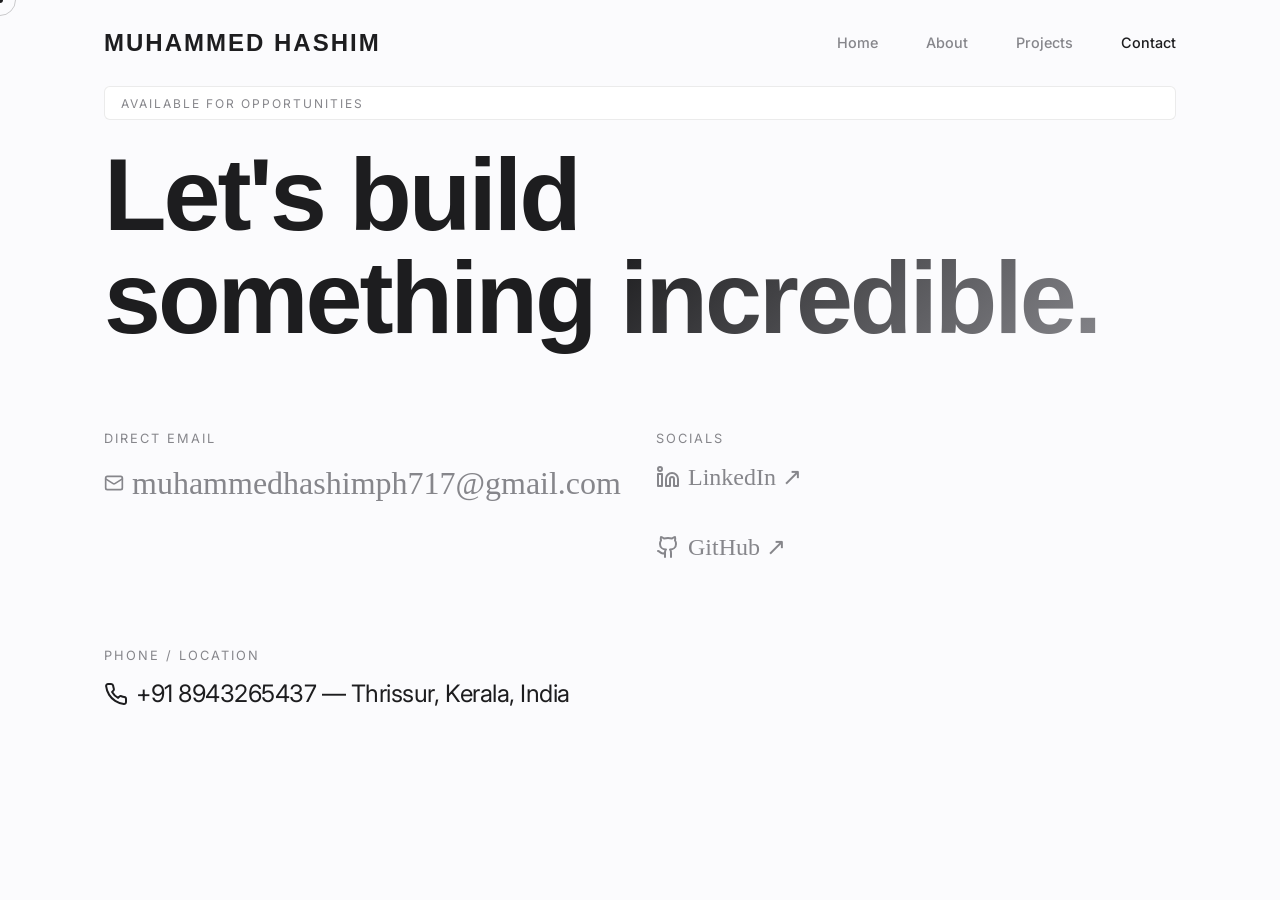
<file: contact.html>
<!DOCTYPE html>
<html lang="en">
<head>
    <meta charset="UTF-8">
    <meta name="viewport" content="width=device-width, initial-scale=1.0">
    <title>Contact - MUHAMMED HASHIM P H</title>
    <link rel="stylesheet" href="style.css">
</head>
<body>
    <!-- Background Effects -->
    <div class="bg-mesh"></div>
    <div class="noise-overlay"></div>
    
    <!-- Custom Cursor -->
    <div class="cursor-dot"></div>
    <div class="cursor-outline"></div>

    <div class="container">
        <header>
            <a href="index.html" class="logo">Muhammed Hashim </a>
            <nav>
                <ul>
                    <li><a href="index.html">Home</a></li>
                    <li><a href="about.html">About</a></li>
                    <li><a href="projects.html">Projects</a></li>
                    <li><a href="contact.html" class="active">Contact</a></li>
                </ul>
            </nav>
            <button class="mobile-menu-toggle" aria-label="Toggle Menu">
                <span class="bar"></span>
                <span class="bar"></span>
                <span class="bar"></span>
            </button>
        </header>

        <main style="min-height: 70vh; display: flex; flex-direction: column; justify-content: center;">
            <p class="pill reveal-text">Available for opportunities</p>
            <h1 class="title-massive reveal-text">Let's build<br>something <span class="gradient-accent">incredible.</span></h1>
            
            <div class="bento-grid reveal-text" style="gap: 2rem; margin-top: 4rem;">
                <div class="col-6">
                    <p style="color:var(--text-dim); margin-bottom: 0.5rem; text-transform:uppercase; letter-spacing:2px; font-size:0.8rem;">Direct Email</p>
                    <a href="mailto:muhammedhashimph717@gmail.com" class="magnetic-link" style="display: inline-flex; align-items: center; gap: 0.5rem;">
                        <svg xmlns="http://www.w3.org/2000/svg" width="20" height="20" viewBox="0 0 24 24" fill="none" stroke="currentColor" stroke-width="2" stroke-linecap="round" stroke-linejoin="round"><rect width="20" height="16" x="2" y="4" rx="2"/><path d="m22 7-8.97 5.7a1.94 1.94 0 0 1-2.06 0L2 7"/></svg>
                        muhammedhashimph717@gmail.com
                    </a>
                </div>
                
                <div class="col-6">
                    <p style="color:var(--text-dim); margin-bottom: 0.5rem; text-transform:uppercase; letter-spacing:2px; font-size:0.8rem;">Socials</p>
                    <div style="display:flex; flex-direction:column; gap:1rem;">
                        <a href="https://linkedin.com/in/hashimhamsa" target="_blank" class="magnetic-link" style="font-size: 1.5rem; display: inline-flex; align-items: center; gap: 0.5rem;">
                            <svg xmlns="http://www.w3.org/2000/svg" width="24" height="24" viewBox="0 0 24 24" fill="none" stroke="currentColor" stroke-width="2" stroke-linecap="round" stroke-linejoin="round"><path d="M16 8a6 6 0 0 1 6 6v7h-4v-7a2 2 0 0 0-2-2 2 2 0 0 0-2 2v7h-4v-7a6 6 0 0 1 6-6z"/><rect width="4" height="12" x="2" y="9"/><circle cx="4" cy="4" r="2"/></svg>
                            LinkedIn ↗
                        </a>
                        <a href="https://github.com/Hashim-ph" target="_blank" class="magnetic-link" style="font-size: 1.5rem; display: inline-flex; align-items: center; gap: 0.5rem;">
                            <svg xmlns="http://www.w3.org/2000/svg" width="24" height="24" viewBox="0 0 24 24" fill="none" stroke="currentColor" stroke-width="2" stroke-linecap="round" stroke-linejoin="round"><path d="M15 22v-4a4.8 4.8 0 0 0-1-3.5c3 0 6-2 6-5.5.08-1.25-.27-2.48-1-3.5.28-1.15.28-2.35 0-3.5 0 0-1 0-3 1.5-2.64-.5-5.36-.5-8 0C6 2 5 2 5 2c-.3 1.15-.3 2.35 0 3.5A5.403 5.403 0 0 0 4 9c0 3.5 3 5.5 6 5.5-.39.49-.68 1.05-.85 1.65-.17.6-.22 1.23-.15 1.85v4"/><path d="M9 18c-4.51 2-5-2-7-2"/></svg>
                            GitHub ↗
                        </a>
                    </div>
                </div>

                <div class="col-12" style="margin-top: 2rem;">
                    <p style="color:var(--text-dim); margin-bottom: 0.5rem; text-transform:uppercase; letter-spacing:2px; font-size:0.8rem;">Phone / Location</p>
                    <h3 style="font-size: 1.5rem; font-family:'Inter'; font-weight:400; color:var(--text-main); display: flex; align-items: center; gap: 0.5rem;">
                        <svg xmlns="http://www.w3.org/2000/svg" width="24" height="24" viewBox="0 0 24 24" fill="none" stroke="currentColor" stroke-width="2" stroke-linecap="round" stroke-linejoin="round"><path d="M22 16.92v3a2 2 0 0 1-2.18 2 19.79 19.79 0 0 1-8.63-3.07 19.5 19.5 0 0 1-6-6 19.79 19.79 0 0 1-3.07-8.67A2 2 0 0 1 4.11 2h3a2 2 0 0 1 2 1.72 12.84 12.84 0 0 0 .7 2.81 2 2 0 0 1-.45 2.11L8.09 9.91a16 16 0 0 0 6 6l1.27-1.27a2 2 0 0 1 2.11-.45 12.84 12.84 0 0 0 2.81.7A2 2 0 0 1 22 16.92z"/></svg>
                        +91 8943265437 — Thrissur, Kerala, India
                    </h3>
                </div>
            </div>
        </main>
    </div>

    <script src="script.js"></script>
</body>
</html>
</file>
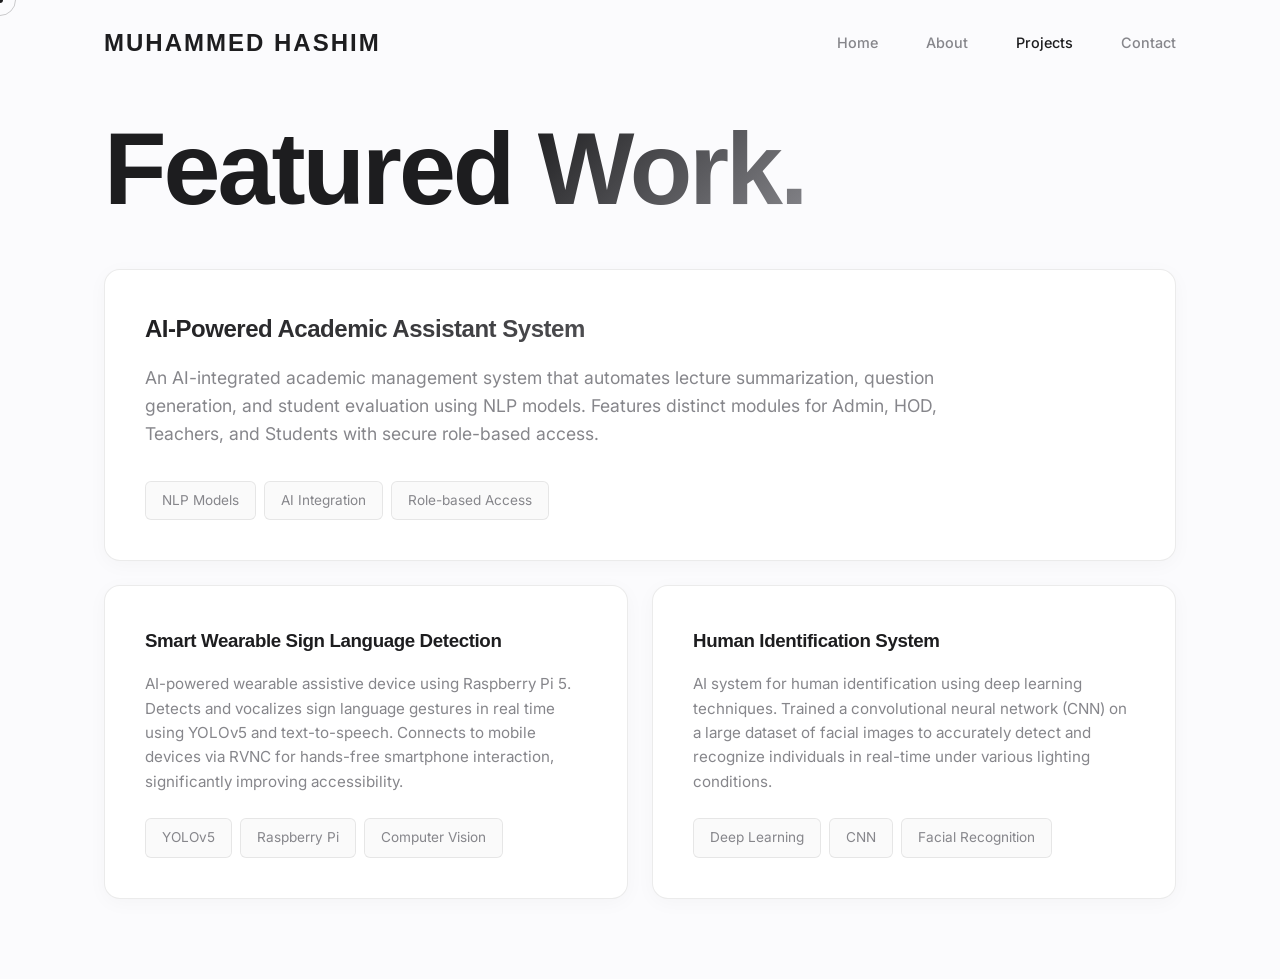
<file: projects.html>
<!DOCTYPE html>
<html lang="en">
<head>
    <meta charset="UTF-8">
    <meta name="viewport" content="width=device-width, initial-scale=1.0">
    <title>Projects - MUHAMMED HASHIM P H</title>
    <link rel="stylesheet" href="style.css">
</head>
<body>
    <!-- Background Effects -->
    <div class="bg-mesh"></div>
    <div class="noise-overlay"></div>
    
    <!-- Custom Cursor -->
    <div class="cursor-dot"></div>
    <div class="cursor-outline"></div>

    <div class="container">
        <header>
            <a href="index.html" class="logo">Muhammed Hashim </a>
            <nav>
                <ul>
                    <li><a href="index.html">Home</a></li>
                    <li><a href="about.html">About</a></li>
                    <li><a href="projects.html" class="active">Projects</a></li>
                    <li><a href="contact.html">Contact</a></li>
                </ul>
            </nav>
            <button class="mobile-menu-toggle" aria-label="Toggle Menu">
                <span class="bar"></span>
                <span class="bar"></span>
                <span class="bar"></span>
            </button>
        </header>

        <main>
            <h1 class="title-massive reveal-text" style="margin-top: 2rem;">Featured <span class="gradient-accent">Work.</span></h1>
            
            <div class="bento-grid">
                <!-- Academic Assistant -->
                <div class="bento-item col-12">
                    <h2 class="gradient-accent">AI-Powered Academic Assistant System</h2>
                    <p style="color:var(--text-dim); margin:1rem 0; font-size:1.1rem; max-width: 800px;">
                        An AI-integrated academic management system that automates lecture summarization, question generation, and student evaluation using NLP models. Features distinct modules for Admin, HOD, Teachers, and Students with secure role-based access.
                    </p>
                    <div class="skill-box" style="margin-top: 2rem;">
                        <span class="skill-item">NLP Models</span>
                        <span class="skill-item">AI Integration</span>
                        <span class="skill-item">Role-based Access</span>
                    </div>
                </div>

                <!-- Sign Language -->
                <div class="bento-item col-6">
                    <h3>Smart Wearable Sign Language Detection</h3>
                    <p style="color:var(--text-dim); margin-top:1rem; font-size:0.95rem;">
                        AI-powered wearable assistive device using Raspberry Pi 5. Detects and vocalizes sign language gestures in real time using YOLOv5 and text-to-speech. Connects to mobile devices via RVNC for hands-free smartphone interaction, significantly improving accessibility.
                    </p>
                    <div class="skill-box" style="margin-top: 1.5rem;">
                        <span class="skill-item">YOLOv5</span>
                        <span class="skill-item">Raspberry Pi</span>
                        <span class="skill-item">Computer Vision</span>
                    </div>
                </div>

                <!-- Human ID System -->
                <div class="bento-item col-6">
                    <h3>Human Identification System</h3>
                    <p style="color:var(--text-dim); margin-top:1rem; font-size:0.95rem;">
                        AI system for human identification using deep learning techniques. Trained a convolutional neural network (CNN) on a large dataset of facial images to accurately detect and recognize individuals in real-time under various lighting conditions.
                    </p>
                    <div class="skill-box" style="margin-top: 1.5rem;">
                        <span class="skill-item">Deep Learning</span>
                        <span class="skill-item">CNN</span>
                        <span class="skill-item">Facial Recognition</span>
                    </div>
                </div>
            </div>
        </main>
    </div>

    <script src="script.js"></script>
</body>
</html>
</file>
<file: style.css>
@import url('https://fonts.googleapis.com/css2?family=Clash+Display:wght@400;600;700&family=Inter:wght@300;400;500;600&display=swap');

:root {
  --bg-dark: #fbfbfd;
  --bg-card: #ffffff;
  --accent-primary: #1d1d1f;
  --accent-secondary: #86868b;
  --accent-glow: rgba(0, 0, 0, 0.05);
  --text-main: #1d1d1f;
  --text-dim: #86868b;
  --glass-border: rgba(0, 0, 0, 0.08);
  --glass-border-hover: rgba(0, 0, 0, 0.2);
}

* {
  margin: 0;
  padding: 0;
  box-sizing: border-box;
}

body, html {
  background-color: var(--bg-dark);
  color: var(--text-main);
  font-family: 'Inter', sans-serif;
  line-height: 1.6;
  overflow-x: hidden;
  min-height: 100vh;
  cursor: none;
  scroll-behavior: smooth;
  scroll-padding-top: 80px;
}

/* Custom Cursor */
.cursor-dot, .cursor-outline {
  position: fixed;
  top: 0;
  left: 0;
  transform: translate(-50%, -50%);
  border-radius: 50%;
  pointer-events: none;
  z-index: 9999;
}
.cursor-dot {
  width: 6px;
  height: 6px;
  background-color: var(--text-main);
}
.cursor-outline {
  width: 32px;
  height: 32px;
  border: 1px solid rgba(0,0,0,0.2);
  transition: width 0.2s, height 0.2s, background-color 0.2s;
}
.cursor-hover .cursor-outline {
  width: 50px;
  height: 50px;
  background-color: rgba(0,0,0,0.06);
  border-color: transparent;
}

/* Background Effects - Pure light pristine grain */
.bg-mesh {
  position: fixed;
  top: 0;
  left: 0;
  width: 100vw;
  height: 100vh;
  z-index: -2;
  background: radial-gradient(circle at 80% -20%, rgba(0, 0, 0, 0.03), transparent 50%);
}
.noise-overlay {
  position: fixed;
  top: 0; left: 0; right: 0; bottom: 0;
  z-index: -1;
  opacity: 0.05;
  pointer-events: none;
  background-image: url('data:image/svg+xml,%3Csvg viewBox="0 0 200 200" xmlns="http://www.w3.org/2000/svg"%3E%3Cfilter id="noiseFilter"%3E%3CfeTurbulence type="fractalNoise" baseFrequency="0.9" numOctaves="3" stitchTiles="stitch"/%3E%3C/filter%3E%3Crect width="100%25" height="100%25" filter="url(%23noiseFilter)"/%3E%3C/svg%3E');
}

/* Typography */
h1, h2, h3, h4, .logo {
  font-family: 'Clash Display', sans-serif;
  letter-spacing: -0.02em;
}

.title-massive {
  font-size: clamp(3rem, 8vw, 6.5rem);
  font-weight: 700;
  line-height: 1;
  letter-spacing: -3px;
  margin-bottom: 1rem;
}

.gradient-text, .gradient-accent {
  background: linear-gradient(135deg, #1d1d1f 0%, #86868b 100%);
  -webkit-background-clip: text;
  background-clip: text;
  color: transparent;
}

/* Layout */
.container {
  max-width: 1200px;
  margin: 0 auto;
  padding: 0 5%;
}

.header-wrapper {
  position: sticky;
  top: 0;
  z-index: 1000;
  background: rgba(251, 251, 253, 0.85);
  backdrop-filter: blur(12px);
  -webkit-backdrop-filter: blur(12px);
  border-bottom: 1px solid var(--glass-border);
}

header {
  padding: 1.5rem 0;
  display: flex;
  justify-content: space-between;
  align-items: center;
}

.logo {
  font-size: 1.5rem;
  font-weight: 700;
  color: var(--text-main);
  text-decoration: none;
  text-transform: uppercase;
  letter-spacing: 2px;
}

nav ul {
  display: flex;
  gap: 3rem;
  list-style: none;
}

nav a {
  text-decoration: none;
  color: var(--text-dim);
  font-size: 0.9rem;
  font-weight: 500;
  transition: color 0.3s ease;
  position: relative;
}

nav a:hover, nav a.active {
  color: var(--text-main);
}

/* Bento Box General - Soft Corporate Light */
.bento-grid {
  display: grid;
  grid-template-columns: repeat(12, 1fr);
  gap: 1.5rem;
  margin-top: 3rem;
  margin-bottom: 5rem;
}

.bento-item {
  background: var(--bg-card);
  border: 1px solid var(--glass-border);
  border-radius: 16px;
  padding: 2.5rem;
  position: relative;
  overflow: hidden;
  transition: transform 0.4s cubic-bezier(0.175, 0.885, 0.32, 1.275), box-shadow 0.4s;
  box-shadow: 0 4px 20px rgba(0, 0, 0, 0.03);
}

.bento-item:hover {
  transform: translateY(-5px);
  box-shadow: 0 20px 40px rgba(0, 0, 0, 0.08);
  border-color: var(--glass-border-hover);
}

/* Split Layout Hero Modifications */
.split-layout {
  display: flex;
  min-height: calc(100vh - 100px); /* Fill screen minus header approx */
  width: 100vw;
  overflow: hidden;
  align-items: center;
}

.left-pane {
  width: 50vw;
  display: flex;
  justify-content: flex-end; /* Push content to match container alignment */
  height: 100%;
}

.inner-left {
  width: 100%;
  max-width: 600px; /* Half of the 1200px container */
  padding-left: 5%;
  padding-right: 4rem;
  display: flex;
  flex-direction: column;
  justify-content: center;
}

.hero-desc {
  max-width: 500px;
  color: var(--text-dim);
  font-size: 1.15rem;
  margin-top: 1.5rem;
  font-weight: 400;
}

.right-pane {
  width: 50vw;
  height: calc(100vh - 100px);
  position: relative;
}

.right-pane img {
  width: 100%;
  height: 100%;
  object-fit: cover;
  object-position: center 20%;
  display: block;
}

/* Mobile responsive for Split Screen */
@media (max-width: 1024px) {
  .split-layout {
    flex-direction: column;
    height: auto;
  }
  .left-pane {
    width: 100vw;
    justify-content: flex-start;
  }
  .inner-left {
    max-width: 100%;
    padding: 3rem 5%;
  }
  .right-pane {
    width: 100vw;
    height: 50vh;
  }
}

/* UI Elements */
.pill {
  display: inline-block;
  padding: 0.4rem 1rem;
  border-radius: 6px;
  border: 1px solid var(--glass-border);
  font-size: 0.75rem;
  letter-spacing: 2px;
  text-transform: uppercase;
  margin-bottom: 1.5rem;
  background: var(--bg-card);
  color: var(--text-dim);
}

.btn-modern {
  display: inline-flex;
  align-items: center;
  justify-content: center;
  padding: 1rem 2.5rem;
  border-radius: 6px;
  background: var(--text-main);
  color: #ffffff;
  text-decoration: none;
  font-weight: 600;
  font-size: 0.95rem;
  letter-spacing: 1px;
  transition: transform 0.3s, background 0.3s;
}
.btn-modern:hover {
  background: #000000;
  transform: translateY(-2px);
}
.btn-outline {
  background: transparent;
  color: var(--text-main);
  border: 1px solid rgba(0,0,0,0.15);
}
.btn-outline:hover {
  background: rgba(0,0,0,0.04);
  border-color: var(--text-main);
  color: var(--text-main);
}

.reveal-text {
  opacity: 0;
  transform: translateY(30px);
}

/* Responsive Grid Col Spans */
.col-12 { grid-column: span 12; }
.col-8 { grid-column: span 8; }
.col-6 { grid-column: span 6; }
.col-4 { grid-column: span 4; }

@media (max-width: 1024px) {
  .hero-grid {
    grid-template-columns: 1fr;
    gap: 3rem;
  }
  .hero-visual {
    justify-content: flex-start;
  }
}
/* Mobile Menu Toggle Button */
.mobile-menu-toggle {
  display: none;
  flex-direction: column;
  justify-content: space-between;
  width: 26px;
  height: 18px;
  background: transparent;
  border: none;
  cursor: pointer;
  z-index: 1001; /* Above mobile overlay */
  padding: 0;
}

.mobile-menu-toggle .bar {
  width: 100%;
  height: 2px;
  background-color: var(--text-main);
  border-radius: 2px;
  transition: all 0.35s cubic-bezier(0.645, 0.045, 0.355, 1);
}

/* Toggle Hamburger Animation to 'X' */
.mobile-menu-toggle.active .bar:nth-child(1) {
  transform: translateY(8px) rotate(45deg);
}

.mobile-menu-toggle.active .bar:nth-child(2) {
  opacity: 0;
  transform: translateX(-15px);
}

.mobile-menu-toggle.active .bar:nth-child(3) {
  transform: translateY(-8px) rotate(-45deg);
}

@media (max-width: 768px) {
  .mobile-menu-toggle {
    display: flex;
  }

  nav ul {
    position: fixed;
    top: 0;
    left: 0;
    width: 100vw;
    height: 100vh;
    background: rgba(251, 251, 253, 0.85); /* match bg-dark with opacity */
    backdrop-filter: blur(24px);
    -webkit-backdrop-filter: blur(24px);
    flex-direction: column;
    justify-content: center;
    align-items: center;
    gap: 2.5rem;
    z-index: 1000;
    transform: translateY(-100%);
    opacity: 0;
    transition: transform 0.6s cubic-bezier(0.16, 1, 0.3, 1), opacity 0.6s ease;
    pointer-events: none;
    padding: 2rem;
  }

  nav ul.active {
    transform: translateY(0);
    opacity: 1;
    pointer-events: auto;
  }

  nav a {
    font-size: 2rem;
    font-family: 'Clash Display', sans-serif;
    font-weight: 600;
    transform: translateY(30px);
    opacity: 0;
    transition: transform 0.5s cubic-bezier(0.16, 1, 0.3, 1), opacity 0.5s ease;
  }

  nav ul.active a {
    transform: translateY(0);
    opacity: 1;
  }

  /* Stagger link entry transitions */
  nav ul.active li:nth-child(1) a { transition-delay: 0.1s; }
  nav ul.active li:nth-child(2) a { transition-delay: 0.15s; }
  nav ul.active li:nth-child(3) a { transition-delay: 0.2s; }
  nav ul.active li:nth-child(4) a { transition-delay: 0.25s; }

  /* Responsive bento layouts */
  .bento-grid {
    display: flex;
    flex-direction: column;
    gap: 1.2rem;
    margin-top: 1.5rem;
    margin-bottom: 3rem;
  }

  .bento-item {
    padding: 1.5rem;
    border-radius: 12px;
  }

  .col-8, .col-6, .col-4 {
    grid-column: span 12;
  }

  /* Typography enhancements on mobile */
  .title-massive {
    font-size: clamp(2.2rem, 10vw, 4rem);
    letter-spacing: -1.5px;
    margin-bottom: 0.8rem;
  }

  .cursor-dot, .cursor-outline {
    display: none;
  }
  body {
    cursor: auto;
  }
}

/* About specifics */
.skill-box {
  display: flex;
  flex-wrap: wrap;
  gap: 0.5rem;
  margin-top: 1.5rem;
}
.skill-item {
  display: inline-flex;
  align-items: center;
  gap: 0.5rem;
  padding: 0.5rem 1rem;
  background: rgba(0,0,0,0.02);
  border: 1px solid var(--glass-border);
  border-radius: 6px;
  font-size: 0.85rem;
  color: var(--text-dim);
  transition: border-color 0.3s, color 0.3s;
}
.skill-item:hover {
  border-color: var(--text-main);
  color: var(--text-main);
}

/* Link overrides */
a.magnetic-link {
  display: inline-block;
  color: var(--text-dim);
  text-decoration: none;
  font-size: 2rem;
  font-family: 'Clash Display';
  margin-bottom: 1rem;
  transition: color 0.3s;
}
a.magnetic-link:hover {
  color: var(--text-main);
}

.section-padding {
  padding-top: 100px;
  padding-bottom: 100px;
}
</file>
